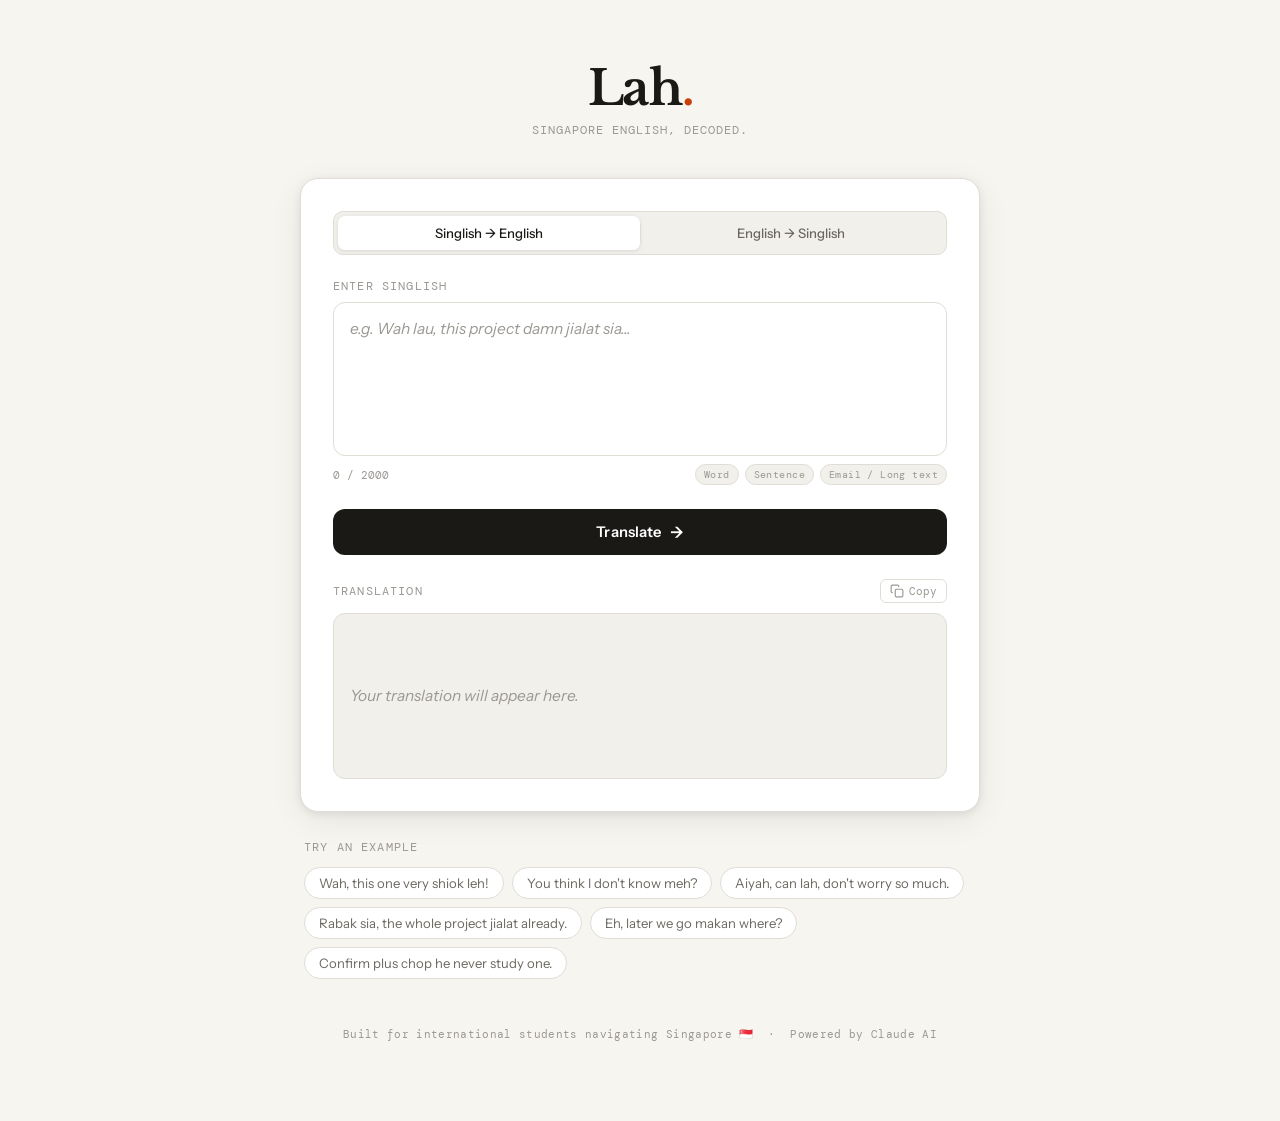
<file: index.html>
<!DOCTYPE html>
<html lang="en">
<head>
  <meta charset="UTF-8" />
  <meta name="viewport" content="width=device-width, initial-scale=1.0" />
  <title>Lah. — Singlish Translator</title>
  <link rel="preconnect" href="https://fonts.googleapis.com" />
  <link href="https://fonts.googleapis.com/css2?family=Libre+Baskerville:ital,wght@0,400;0,700;1,400&family=DM+Mono:wght@400;500&family=Instrument+Sans:wght@400;500;600&display=swap" rel="stylesheet" />
  <link rel="stylesheet" href="style.css" />
<!-- Start VWO Async SmartCode -->

<link rel="preconnect" href="https://dev.visualwebsiteoptimizer.com" />
<script type='text/javascript' id='vwoCode'>
window._vwo_code ||
(function () {
var w=window,
d=document;
var account_id=1217162,
version=2.2,
settings_tolerance=2000,
hide_element='body',
hide_element_style = 'opacity:0 !important;filter:alpha(opacity=0) !important;background:none !important';
/* DO NOT EDIT BELOW THIS LINE */
var f=0, v;
if(f=!1,v=d.querySelector('#vwoCode'),cc={},-1<d.URL.indexOf('__vwo_disable__')||w._vwo_code)return;try{var e=JSON.parse(localStorage.getItem('_vwo_'+account_id+'_config'));cc=e&&'object'==typeof e?e:{}}catch(e){}function r(t){try{return decodeURIComponent(t)}catch(e){return t}}var s=function(){var e={combination:[],combinationChoose:[],split:[],exclude:[],uuid:null,consent:null,optOut:null},t=d.cookie||'';if(!t)return e;for(var n,i,o=/(?:^|;\s*)(?:(_vis_opt_exp_(\d+)_combi=([^;]*))|(_vis_opt_exp_(\d+)_combi_choose=([^;]*))|(_vis_opt_exp_(\d+)_split=([^:;]*))|(_vis_opt_exp_(\d+)_exclude=[^;]*)|(_vis_opt_out=([^;]*))|(_vwo_global_opt_out=[^;]*)|(_vwo_uuid=([^;]*))|(_vwo_consent=([^;]*)))/g;null!==(n=o.exec(t));)try{n[1]?e.combination.push({id:n[2],value:r(n[3])}):n[4]?e.combinationChoose.push({id:n[5],value:r(n[6])}):n[7]?e.split.push({id:n[8],value:r(n[9])}):n[10]?e.exclude.push({id:n[11]}):n[12]?e.optOut=r(n[13]):n[14]?e.optOut=!0:n[15]?e.uuid=r(n[16]):n[17]&&(i=r(n[18]),e.consent=i&&3<=i.length?i.substring(0,3):null)}catch(e){}return e}();function i(){var e=function(){if(w.VWO&&Array.isArray(w.VWO))for(var e=0;e<w.VWO.length;e++){var t=w.VWO[e];if(Array.isArray(t)&&('setVisitorId'===t[0]||'setSessionId'===t[0]))return!0}return!1}(),t='a='+account_id+'&u='+encodeURIComponent(w._vis_opt_url||d.URL)+'&vn='+version+'&ph=1'+('undefined'!=typeof platform?'&p='+platform:'')+'&st='+w.performance.now();e||((n=function(){var e,t=[],n={},i=w.VWO&&w.VWO.appliedCampaigns||{};for(e in i){var o=i[e]&&i[e].v;o&&(t.push(e+'-'+o+'-1'),n[e]=!0)}if(s&&s.combination)for(var r=0;r<s.combination.length;r++){var a=s.combination[r];n[a.id]||t.push(a.id+'-'+a.value)}return t.join('|')}())&&(t+='&c='+n),(n=function(){var e=[],t={};if(s&&s.combinationChoose)for(var n=0;n<s.combinationChoose.length;n++){var i=s.combinationChoose[n];e.push(i.id+'-'+i.value),t[i.id]=!0}if(s&&s.split)for(var o=0;o<s.split.length;o++)t[(i=s.split[o]).id]||e.push(i.id+'-'+i.value);return e.join('|')}())&&(t+='&cc='+n),(n=function(){var e={},t=[];if(w.VWO&&Array.isArray(w.VWO))for(var n=0;n<w.VWO.length;n++){var i=w.VWO[n];if(Array.isArray(i)&&'setVariation'===i[0]&&i[1]&&Array.isArray(i[1]))for(var o=0;o<i[1].length;o++){var r,a=i[1][o];a&&'object'==typeof a&&(r=a.e,a=a.v,r&&a&&(e[r]=a))}}for(r in e)t.push(r+'-'+e[r]);return t.join('|')}())&&(t+='&sv='+n)),s&&s.optOut&&(t+='&o='+s.optOut);var n=function(){var e=[],t={};if(s&&s.exclude)for(var n=0;n<s.exclude.length;n++){var i=s.exclude[n];t[i.id]||(e.push(i.id),t[i.id]=!0)}return e.join('|')}();return n&&(t+='&e='+n),s&&s.uuid&&(t+='&id='+s.uuid),s&&s.consent&&(t+='&consent='+s.consent),w.name&&-1<w.name.indexOf('_vis_preview')&&(t+='&pM=true'),w.VWO&&w.VWO.ed&&(t+='&ed='+w.VWO.ed),t}code={nonce:v&&v.nonce,library_tolerance:function(){return'undefined'!=typeof library_tolerance?library_tolerance:void 0},settings_tolerance:function(){return cc.sT||settings_tolerance},hide_element_style:function(){return'{'+(cc.hES||hide_element_style)+'}'},hide_element:function(){return performance.getEntriesByName('first-contentful-paint')[0]?'':'string'==typeof cc.hE?cc.hE:hide_element},getVersion:function(){return version},finish:function(e){var t;f||(f=!0,(t=d.getElementById('_vis_opt_path_hides'))&&t.parentNode.removeChild(t),e&&((new Image).src='https://dev.visualwebsiteoptimizer.com/ee.gif?a='+account_id+e))},finished:function(){return f},addScript:function(e){var t=d.createElement('script');t.type='text/javascript',e.src?t.src=e.src:t.text=e.text,v&&t.setAttribute('nonce',v.nonce),d.getElementsByTagName('head')[0].appendChild(t)},load:function(e,t){t=t||{};var n=new XMLHttpRequest;n.open('GET',e,!0),n.withCredentials=!t.dSC,n.responseType=t.responseType||'text',n.onload=function(){if(t.onloadCb)return t.onloadCb(n,e);200===n.status?_vwo_code.addScript({text:n.responseText}):_vwo_code.finish('&e=loading_failure:'+e)},n.onerror=function(){if(t.onerrorCb)return t.onerrorCb(e);_vwo_code.finish('&e=loading_failure:'+e)},n.send()},init:function(){var e,t=this.settings_tolerance();w._vwo_settings_timer=setTimeout(function(){_vwo_code.finish()},t),'body'!==this.hide_element()?(n=d.createElement('style'),e=(t=this.hide_element())?t+this.hide_element_style():'',t=d.getElementsByTagName('head')[0],n.setAttribute('id','_vis_opt_path_hides'),v&&n.setAttribute('nonce',v.nonce),n.setAttribute('type','text/css'),n.styleSheet?n.styleSheet.cssText=e:n.appendChild(d.createTextNode(e)),t.appendChild(n)):(n=d.getElementsByTagName('head')[0],(e=d.createElement('div')).style.cssText='z-index: 2147483647 !important;position: fixed !important;left: 0 !important;top: 0 !important;width: 100% !important;height: 100% !important;background: white !important;',e.setAttribute('id','_vis_opt_path_hides'),e.classList.add('_vis_hide_layer'),n.parentNode.insertBefore(e,n.nextSibling));var n='https://dev.visualwebsiteoptimizer.com/j.php?'+i();-1!==w.location.search.indexOf('_vwo_xhr')?this.addScript({src:n}):this.load(n+'&x=true',{l:1})}};w._vwo_code=code;code.init();})();
</script>
<!-- End VWO Async SmartCode -->
  
</head>
<body>
  <header class="site-header">
    <div class="logo">Lah<span class="dot">.</span></div>
    <p class="tagline">Singapore English, decoded.</p>
  </header>
  <main>
    <section class="translator-card">
      <div class="direction-toggle">
        <button class="dir-btn active" id="btn-to-english">Singlish → English</button>
        <div class="toggle-divider"></div>
        <button class="dir-btn" id="btn-to-singlish">English → Singlish</button>
      </div>
      <div class="input-section">
        <label class="field-label" id="input-label">Enter Singlish</label>
        <textarea id="user-input" placeholder="e.g. Wah lau, this project damn jialat sia..." rows="5"></textarea>
        <div class="input-meta">
          <span class="char-count" id="char-count">0 / 2000</span>
          <div class="input-type-pills">
            <span class="pill active">Word</span>
            <span class="pill active">Sentence</span>
            <span class="pill active">Email / Long text</span>
          </div>
        </div>
      </div>
      <button class="translate-btn" id="translate-btn">
        <span class="btn-text">Translate</span>
        <span class="btn-icon">→</span>
      </button>
      <div class="output-section" id="output-section">
        <div class="output-header">
          <label class="field-label" id="output-label">Translation</label>
          <button class="copy-btn" id="copy-btn" title="Copy">
            <svg width="14" height="14" viewBox="0 0 24 24" fill="none" stroke="currentColor" stroke-width="2"><rect x="9" y="9" width="13" height="13" rx="2"/><path d="M5 15H4a2 2 0 0 1-2-2V4a2 2 0 0 1 2-2h9a2 2 0 0 1 2 2v1"/></svg>
            Copy
          </button>
        </div>
        <div class="output-box" id="output-box">
          <p class="output-placeholder">Your translation will appear here.</p>
        </div>
        <div class="glossary-strip" id="glossary-strip" style="display:none">
          <span class="glossary-label">Key terms</span>
          <div class="glossary-tags" id="glossary-tags"></div>
        </div>
      </div>
    </section>
    <section class="examples-section">
      <p class="examples-heading">Try an example</p>
      <div class="examples-grid" id="examples-grid"></div>
    </section>
  </main>
  <footer class="site-footer">
    <p>Built for international students navigating Singapore 🇸🇬 &nbsp;·&nbsp; Powered by Claude AI</p>
  </footer>
  <script src="app.js"></script>

<!-- Exit Intent Popup -->
<div id="exit-popup" style="display:none; position:fixed; inset:0; background:rgba(0,0,0,0.5); z-index:9999; align-items:center; justify-content:center;">
  <div style="background:white; border-radius:16px; padding:32px; max-width:420px; width:90%; text-align:center; font-family:'Instrument Sans',sans-serif;">
    <p style="font-size:1.4rem; font-weight:700; margin-bottom:8px;">Before you go! 👋</p>
    <p style="font-size:0.9rem; color:#6B6760; margin-bottom:24px; line-height:1.6;">Got 60 seconds? Help us improve Lah. with a quick survey.</p>
    <a href="https://forms.gle/RcMqHH9bPguaqEh1A" target="_blank" style="display:block; background:#1A1916; color:white; padding:12px; border-radius:10px; text-decoration:none; font-weight:600; margin-bottom:12px;">Take the survey →</a>
    <button onclick="document.getElementById('exit-popup').style.display='none'" style="background:none; border:none; color:#9B9893; font-size:0.85rem; cursor:pointer;">No thanks</button>
  </div>
</div>

<script>
  let exitShown = false;
  document.addEventListener('mouseleave', function(e) {
    if (e.clientY < 10 && !exitShown) {
      exitShown = true;
      document.getElementById('exit-popup').style.display = 'flex';
    }
  });
</script>
  
</body>
</html>
</file>
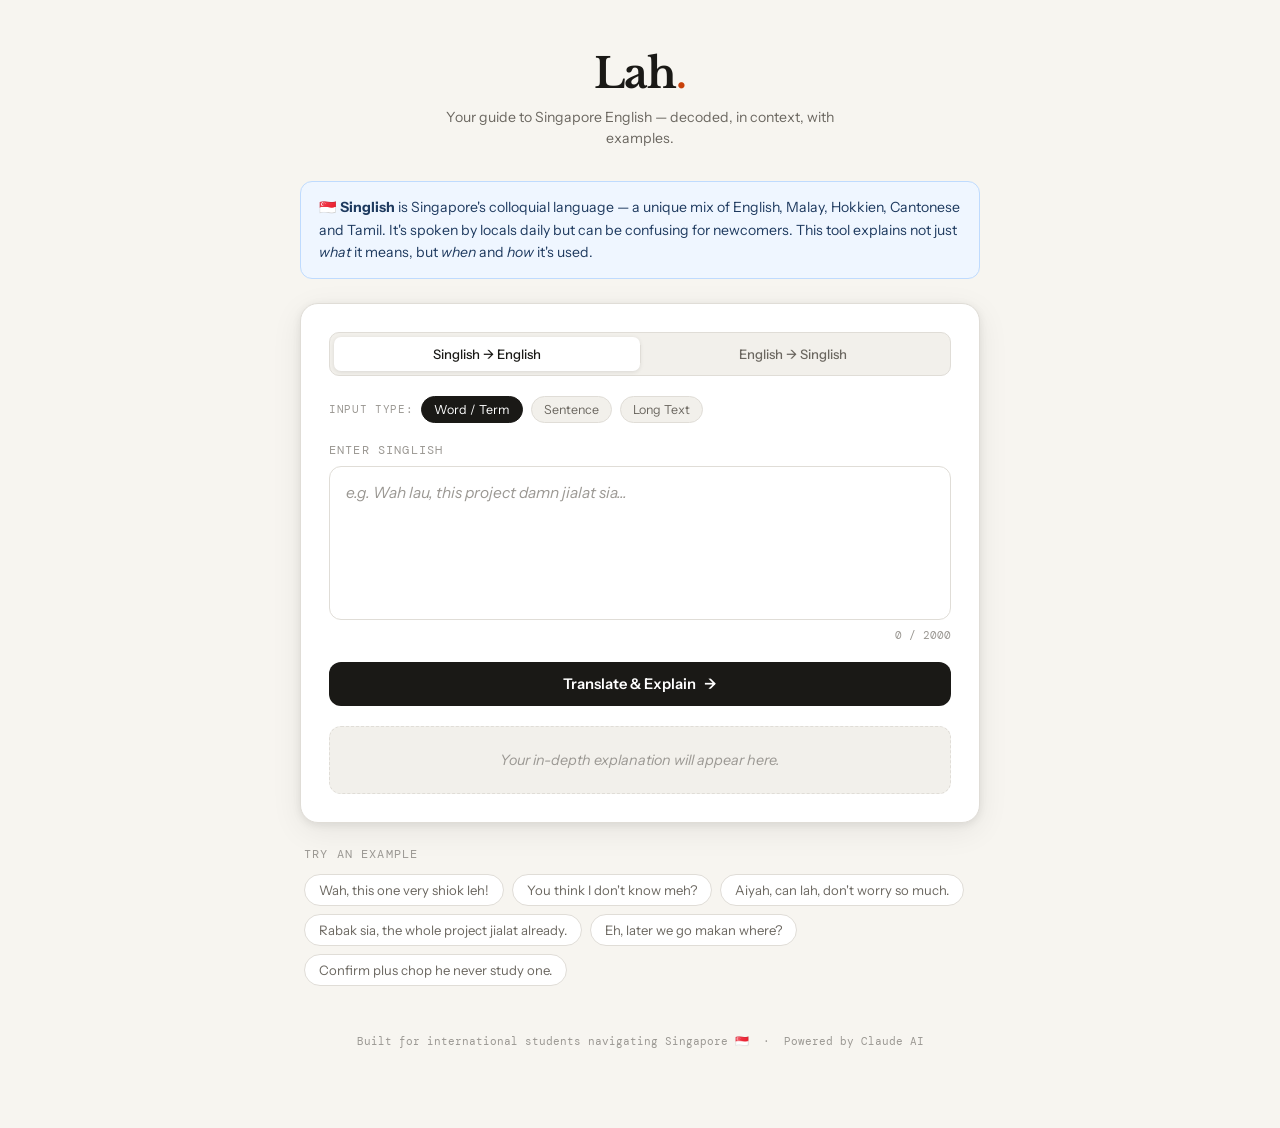
<file: index-b.html>
<!DOCTYPE html>
<html lang="en">
<head>
  <meta charset="UTF-8" />
  <meta name="viewport" content="width=device-width, initial-scale=1.0" />
  <title>Lah. — Singlish Translator</title>
  <link rel="preconnect" href="https://fonts.googleapis.com" />
  <link href="https://fonts.googleapis.com/css2?family=Libre+Baskerville:ital,wght@0,400;0,700;1,400&family=DM+Mono:wght@400;500&family=Instrument+Sans:wght@400;500;600&display=swap" rel="stylesheet" />
  <link rel="stylesheet" href="style-b.css" />

<!-- Start VWO Async SmartCode -->
<link rel="preconnect" href="https://dev.visualwebsiteoptimizer.com" />
<script type='text/javascript' id='vwoCode'>
window._vwo_code ||
(function () {
var w=window,
d=document;
var account_id=1217162,
version=2.2,
settings_tolerance=2000,
hide_element='body',
hide_element_style = 'opacity:0 !important;filter:alpha(opacity=0) !important;background:none !important';
/* DO NOT EDIT BELOW THIS LINE */
var f=0, v;
if(f=!1,v=d.querySelector('#vwoCode'),cc={},-1<d.URL.indexOf('__vwo_disable__')||w._vwo_code)return;try{var e=JSON.parse(localStorage.getItem('_vwo_'+account_id+'_config'));cc=e&&'object'==typeof e?e:{}}catch(e){}function r(t){try{return decodeURIComponent(t)}catch(e){return t}}var s=function(){var e={combination:[],combinationChoose:[],split:[],exclude:[],uuid:null,consent:null,optOut:null},t=d.cookie||'';if(!t)return e;for(var n,i,o=/(?:^|;\s*)(?:(_vis_opt_exp_(\d+)_combi=([^;]*))|(_vis_opt_exp_(\d+)_combi_choose=([^;]*))|(_vis_opt_exp_(\d+)_split=([^:;]*))|(_vis_opt_exp_(\d+)_exclude=[^;]*)|(_vis_opt_out=([^;]*))|(_vwo_global_opt_out=[^;]*)|(_vwo_uuid=([^;]*))|(_vwo_consent=([^;]*)))/g;null!==(n=o.exec(t));)try{n[1]?e.combination.push({id:n[2],value:r(n[3])}):n[4]?e.combinationChoose.push({id:n[5],value:r(n[6])}):n[7]?e.split.push({id:n[8],value:r(n[9])}):n[10]?e.exclude.push({id:n[11]}):n[12]?e.optOut=r(n[13]):n[14]?e.optOut=!0:n[15]?e.uuid=r(n[16]):n[17]&&(i=r(n[18]),e.consent=i&&3<=i.length?i.substring(0,3):null)}catch(e){}return e}();function i(){var e=function(){if(w.VWO&&Array.isArray(w.VWO))for(var e=0;e<w.VWO.length;e++){var t=w.VWO[e];if(Array.isArray(t)&&('setVisitorId'===t[0]||'setSessionId'===t[0]))return!0}return!1}(),t='a='+account_id+'&u='+encodeURIComponent(w._vis_opt_url||d.URL)+'&vn='+version+'&ph=1'+('undefined'!=typeof platform?'&p='+platform:'')+'&st='+w.performance.now();e||((n=function(){var e,t=[],n={},i=w.VWO&&w.VWO.appliedCampaigns||{};for(e in i){var o=i[e]&&i[e].v;o&&(t.push(e+'-'+o+'-1'),n[e]=!0)}if(s&&s.combination)for(var r=0;r<s.combination.length;r++){var a=s.combination[r];n[a.id]||t.push(a.id+'-'+a.value)}return t.join('|')}())&&(t+='&c='+n),(n=function(){var e=[],t={};if(s&&s.combinationChoose)for(var n=0;n<s.combinationChoose.length;n++){var i=s.combinationChoose[n];e.push(i.id+'-'+i.value),t[i.id]=!0}if(s&&s.split)for(var o=0;o<s.split.length;o++)t[(i=s.split[o]).id]||e.push(i.id+'-'+i.value);return e.join('|')}())&&(t+='&cc='+n),(n=function(){var e={},t=[];if(w.VWO&&Array.isArray(w.VWO))for(var n=0;n<w.VWO.length;n++){var i=w.VWO[n];if(Array.isArray(i)&&'setVariation'===i[0]&&i[1]&&Array.isArray(i[1]))for(var o=0;o<i[1].length;o++){var r,a=i[1][o];a&&'object'==typeof a&&(r=a.e,a=a.v,r&&a&&(e[r]=a))}}for(r in e)t.push(r+'-'+e[r]);return t.join('|')}())&&(t+='&sv='+n)),s&&s.optOut&&(t+='&o='+s.optOut);var n=function(){var e=[],t={};if(s&&s.exclude)for(var n=0;n<s.exclude.length;n++){var i=s.exclude[n];t[i.id]||(e.push(i.id),t[i.id]=!0)}return e.join('|')}();return n&&(t+='&e='+n),s&&s.uuid&&(t+='&id='+s.uuid),s&&s.consent&&(t+='&consent='+s.consent),w.name&&-1<w.name.indexOf('_vis_preview')&&(t+='&pM=true'),w.VWO&&w.VWO.ed&&(t+='&ed='+w.VWO.ed),t}code={nonce:v&&v.nonce,library_tolerance:function(){return'undefined'!=typeof library_tolerance?library_tolerance:void 0},settings_tolerance:function(){return cc.sT||settings_tolerance},hide_element_style:function(){return'{'+(cc.hES||hide_element_style)+'}'},hide_element:function(){return performance.getEntriesByName('first-contentful-paint')[0]?'':'string'==typeof cc.hE?cc.hE:hide_element},getVersion:function(){return version},finish:function(e){var t;f||(f=!0,(t=d.getElementById('_vis_opt_path_hides'))&&t.parentNode.removeChild(t),e&&((new Image).src='https://dev.visualwebsiteoptimizer.com/ee.gif?a='+account_id+e))},finished:function(){return f},addScript:function(e){var t=d.createElement('script');t.type='text/javascript',e.src?t.src=e.src:t.text=e.text,v&&t.setAttribute('nonce',v.nonce),d.getElementsByTagName('head')[0].appendChild(t)},load:function(e,t){t=t||{};var n=new XMLHttpRequest;n.open('GET',e,!0),n.withCredentials=!t.dSC,n.responseType=t.responseType||'text',n.onload=function(){if(t.onloadCb)return t.onloadCb(n,e);200===n.status?_vwo_code.addScript({text:n.responseText}):_vwo_code.finish('&e=loading_failure:'+e)},n.onerror=function(){if(t.onerrorCb)return t.onerrorCb(e);_vwo_code.finish('&e=loading_failure:'+e)},n.send()},init:function(){var e,t=this.settings_tolerance();w._vwo_settings_timer=setTimeout(function(){_vwo_code.finish()},t),'body'!==this.hide_element()?(n=d.createElement('style'),e=(t=this.hide_element())?t+this.hide_element_style():'',t=d.getElementsByTagName('head')[0],n.setAttribute('id','_vis_opt_path_hides'),v&&n.setAttribute('nonce',v.nonce),n.setAttribute('type','text/css'),n.styleSheet?n.styleSheet.cssText=e:n.appendChild(d.createTextNode(e)),t.appendChild(n)):(n=d.getElementsByTagName('head')[0],(e=d.createElement('div')).style.cssText='z-index: 2147483647 !important;position: fixed !important;left: 0 !important;top: 0 !important;width: 100% !important;height: 100% !important;background: white !important;',e.setAttribute('id','_vis_opt_path_hides'),e.classList.add('_vis_hide_layer'),n.parentNode.insertBefore(e,n.nextSibling));var n='https://dev.visualwebsiteoptimizer.com/j.php?'+i();-1!==w.location.search.indexOf('_vwo_xhr')?this.addScript({src:n}):this.load(n+'&x=true',{l:1})}};w._vwo_code=code;code.init();})();
</script>
<!-- End VWO Async SmartCode -->
  
</head>
<body>

  <header class="site-header">
    <div class="logo">Lah<span class="dot">.</span></div>
    <p class="tagline">Your guide to Singapore English — decoded, in context, with examples.</p>
  </header>

  <div class="intro-banner">
    <p>🇸🇬 <strong>Singlish</strong> is Singapore's colloquial language — a unique mix of English, Malay, Hokkien, Cantonese and Tamil. It's spoken by locals daily but can be confusing for newcomers. This tool explains not just <em>what</em> it means, but <em>when</em> and <em>how</em> it's used.</p>
  </div>

  <main>
    <section class="translator-card">

      <div class="direction-toggle">
        <button class="dir-btn active" id="btn-to-english">Singlish → English</button>
        <div class="toggle-divider"></div>
        <button class="dir-btn" id="btn-to-singlish">English → Singlish</button>
      </div>

      <div class="mode-toggle">
        <span class="mode-label">Input type:</span>
        <button class="mode-btn active" id="mode-word" data-mode="word">Word / Term</button>
        <button class="mode-btn" id="mode-sentence" data-mode="sentence">Sentence</button>
        <button class="mode-btn" id="mode-long" data-mode="long">Long Text</button>
      </div>

      <div class="input-section">
        <label class="field-label" id="input-label">Enter Singlish</label>
        <textarea id="user-input" placeholder="e.g. Wah lau, this project damn jialat sia..." rows="5"></textarea>
        <div class="input-meta">
          <span class="char-count" id="char-count">0 / 2000</span>
        </div>
      </div>

      <button class="translate-btn" id="translate-btn">
        <span class="btn-text">Translate & Explain</span>
        <span class="btn-icon">→</span>
      </button>

      <!-- Rich Output -->
      <div class="rich-output" id="rich-output" style="display:none">

        <div class="output-header">
          <label class="field-label" id="output-label">Translation</label>
          <button class="copy-btn" id="copy-btn" title="Copy translation">
            <svg width="14" height="14" viewBox="0 0 24 24" fill="none" stroke="currentColor" stroke-width="2"><rect x="9" y="9" width="13" height="13" rx="2"/><path d="M5 15H4a2 2 0 0 1-2-2V4a2 2 0 0 1 2-2h9a2 2 0 0 1 2 2v1"/></svg>
            Copy
          </button>
        </div>

        <div class="translation-box" id="translation-box"></div>

        <div class="rich-sections">

          <div class="rich-section" id="section-meaning">
            <div class="rich-section-header">
              <span class="rich-icon">💡</span>
              <span class="rich-section-title">What it means</span>
            </div>
            <div class="rich-section-body" id="body-meaning"></div>
          </div>

          <div class="rich-section" id="section-context">
            <div class="rich-section-header">
              <span class="rich-icon">🗺️</span>
              <span class="rich-section-title">When it's used</span>
            </div>
            <div class="rich-section-body" id="body-context"></div>
          </div>

          <div class="rich-section" id="section-examples">
            <div class="rich-section-header">
              <span class="rich-icon">💬</span>
              <span class="rich-section-title">Examples in a sentence</span>
            </div>
            <ul class="rich-list" id="body-examples"></ul>
          </div>

          <div class="rich-section" id="section-responses">
            <div class="rich-section-header">
              <span class="rich-icon">↩️</span>
              <span class="rich-section-title">How to respond</span>
            </div>
            <ul class="rich-list" id="body-responses"></ul>
          </div>

          <div class="rich-section glossary-section" id="section-glossary">
            <div class="rich-section-header">
              <span class="rich-icon">📖</span>
              <span class="rich-section-title">Key Singlish terms</span>
            </div>
            <div class="glossary-tags" id="glossary-tags"></div>
          </div>

        </div>
      </div>

      <div class="output-placeholder-box" id="placeholder-box">
        <p>Your in-depth explanation will appear here.</p>
      </div>

    </section>

    <section class="examples-section">
      <p class="examples-heading">Try an example</p>
      <div class="examples-grid" id="examples-grid"></div>
    </section>
  </main>

  <footer class="site-footer">
    <p>Built for international students navigating Singapore 🇸🇬 &nbsp;·&nbsp; Powered by Claude AI</p>
  </footer>

  <script src="app-b.js"></script>
<!-- Exit Intent Popup -->
<div id="exit-popup" style="display:none; position:fixed; inset:0; background:rgba(0,0,0,0.5); z-index:9999; align-items:center; justify-content:center;">
  <div style="background:white; border-radius:16px; padding:32px; max-width:420px; width:90%; text-align:center; font-family:'Instrument Sans',sans-serif;">
    <p style="font-size:1.4rem; font-weight:700; margin-bottom:8px;">Before you go! 👋</p>
    <p style="font-size:0.9rem; color:#6B6760; margin-bottom:24px; line-height:1.6;">Got 60 seconds? Help us improve Lah. with a quick survey.</p>
    <a href="https://docs.google.com/forms/d/e/1FAIpQLSdyYpuucajXQpRmYDMpjE9mvtpwyLcm9LuK20xIwFGNUQ_CBA/viewform?usp=header" target="_blank" style="display:block; background:#1A1916; color:white; padding:12px; border-radius:10px; text-decoration:none; font-weight:600; margin-bottom:12px;">Take the survey →</a>
    <button onclick="document.getElementById('exit-popup').style.display='none'" style="background:none; border:none; color:#9B9893; font-size:0.85rem; cursor:pointer;">No thanks</button>
  </div>
</div>

<script>
  let exitShown = false;
  document.addEventListener('mouseleave', function(e) {
    if (e.clientY < 10 && !exitShown) {
      exitShown = true;
      document.getElementById('exit-popup').style.display = 'flex';
    }
  });
</script>
  
</body>
</html>
</file>
<file: style.css>
/* ===== RESET & BASE ===== */
*, *::before, *::after { box-sizing: border-box; margin: 0; padding: 0; }

:root {
  --bg: #F7F5F0;
  --surface: #FFFFFF;
  --surface-2: #F2F0EB;
  --border: #E0DDD7;
  --border-dark: #C8C4BC;
  --text-primary: #1A1916;
  --text-secondary: #6B6760;
  --text-muted: #9B9893;
  --accent: #C8410A;
  --accent-hover: #A83509;
  --accent-light: #FDF0EB;
  --green: #2D6A4F;
  --green-light: #EAF4EE;
  --font-serif: 'Libre Baskerville', Georgia, serif;
  --font-mono: 'DM Mono', monospace;
  --font-sans: 'Instrument Sans', sans-serif;
  --radius: 12px;
  --shadow: 0 1px 3px rgba(0,0,0,0.06), 0 4px 16px rgba(0,0,0,0.05);
  --shadow-md: 0 2px 8px rgba(0,0,0,0.08), 0 8px 32px rgba(0,0,0,0.07);
}

html { font-size: 16px; }

body {
  background: var(--bg);
  color: var(--text-primary);
  font-family: var(--font-sans);
  min-height: 100vh;
  display: flex;
  flex-direction: column;
  align-items: center;
  padding: 0 16px 80px;
}

/* ===== HEADER ===== */
.site-header {
  text-align: center;
  padding: 64px 0 40px;
}

.logo {
  font-family: var(--font-serif);
  font-size: 3rem;
  font-weight: 700;
  letter-spacing: -0.03em;
  color: var(--text-primary);
  line-height: 1;
  margin-bottom: 10px;
}

.dot {
  color: var(--accent);
}

.tagline {
  font-family: var(--font-mono);
  font-size: 0.78rem;
  color: var(--text-muted);
  letter-spacing: 0.08em;
  text-transform: uppercase;
}

/* ===== MAIN CARD ===== */
main {
  width: 100%;
  max-width: 680px;
}

.translator-card {
  background: var(--surface);
  border: 1px solid var(--border);
  border-radius: 18px;
  padding: 32px;
  box-shadow: var(--shadow-md);
  display: flex;
  flex-direction: column;
  gap: 24px;
}

/* ===== DIRECTION TOGGLE ===== */
.direction-toggle {
  display: flex;
  align-items: center;
  background: var(--surface-2);
  border: 1px solid var(--border);
  border-radius: 10px;
  padding: 4px;
  gap: 0;
}

.dir-btn {
  flex: 1;
  background: none;
  border: none;
  cursor: pointer;
  padding: 9px 12px;
  border-radius: 7px;
  font-family: var(--font-sans);
  font-size: 0.82rem;
  font-weight: 500;
  color: var(--text-secondary);
  transition: all 0.18s ease;
  white-space: nowrap;
}

.dir-btn.active {
  background: var(--surface);
  color: var(--text-primary);
  box-shadow: 0 1px 4px rgba(0,0,0,0.1);
}

.dir-btn:hover:not(.active) {
  color: var(--text-primary);
}

.toggle-divider {
  width: 1px;
  height: 18px;
  background: var(--border);
  flex-shrink: 0;
}

/* ===== INPUT ===== */
.input-section {
  display: flex;
  flex-direction: column;
  gap: 8px;
}

.field-label {
  font-family: var(--font-mono);
  font-size: 0.72rem;
  letter-spacing: 0.1em;
  text-transform: uppercase;
  color: var(--text-muted);
}

textarea {
  width: 100%;
  border: 1.5px solid var(--border);
  border-radius: var(--radius);
  padding: 14px 16px;
  font-family: var(--font-sans);
  font-size: 0.97rem;
  color: var(--text-primary);
  background: var(--surface);
  resize: none;
  outline: none;
  line-height: 1.6;
  min-height: 120px;
  transition: border-color 0.15s ease, box-shadow 0.15s ease;
}

textarea:focus {
  border-color: var(--accent);
  box-shadow: 0 0 0 3px rgba(200, 65, 10, 0.08);
}

textarea::placeholder {
  color: var(--text-muted);
  font-style: italic;
}

.input-meta {
  display: flex;
  align-items: center;
  justify-content: space-between;
  flex-wrap: wrap;
  gap: 8px;
}

.char-count {
  font-family: var(--font-mono);
  font-size: 0.7rem;
  color: var(--text-muted);
}

.input-type-pills {
  display: flex;
  gap: 6px;
  flex-wrap: wrap;
}

.pill {
  font-family: var(--font-mono);
  font-size: 0.65rem;
  letter-spacing: 0.04em;
  padding: 3px 8px;
  border-radius: 100px;
  background: var(--surface-2);
  color: var(--text-muted);
  border: 1px solid var(--border);
}

/* ===== TRANSLATE BUTTON ===== */
.translate-btn {
  display: flex;
  align-items: center;
  justify-content: center;
  gap: 8px;
  background: var(--text-primary);
  color: white;
  border: none;
  border-radius: var(--radius);
  padding: 13px 24px;
  font-family: var(--font-sans);
  font-size: 0.92rem;
  font-weight: 600;
  cursor: pointer;
  transition: background 0.15s ease, transform 0.1s ease;
  letter-spacing: 0.01em;
}

.translate-btn:hover {
  background: #2d2b27;
}

.translate-btn:active {
  transform: scale(0.98);
}

.translate-btn.loading {
  background: var(--text-secondary);
  pointer-events: none;
}

.translate-btn.loading .btn-text::after {
  content: '';
  animation: dots 1.2s steps(3, end) infinite;
}

@keyframes dots {
  0%   { content: '.'; }
  33%  { content: '..'; }
  66%  { content: '...'; }
  100% { content: ''; }
}

.btn-icon {
  font-size: 1rem;
  transition: transform 0.15s ease;
}

.translate-btn:hover .btn-icon {
  transform: translateX(3px);
}

/* ===== OUTPUT ===== */
.output-section {
  display: flex;
  flex-direction: column;
  gap: 10px;
  animation: fadeIn 0.3s ease;
}

.output-header {
  display: flex;
  align-items: center;
  justify-content: space-between;
}

.copy-btn {
  display: flex;
  align-items: center;
  gap: 5px;
  font-family: var(--font-mono);
  font-size: 0.7rem;
  color: var(--text-muted);
  background: none;
  border: 1px solid var(--border);
  border-radius: 6px;
  padding: 4px 9px;
  cursor: pointer;
  transition: all 0.15s ease;
}

.copy-btn:hover {
  color: var(--text-primary);
  border-color: var(--border-dark);
}

.copy-btn.copied {
  color: var(--green);
  border-color: var(--green);
}

.output-box {
  background: var(--surface-2);
  border: 1.5px solid var(--border);
  border-radius: var(--radius);
  padding: 16px;
  font-size: 0.97rem;
  line-height: 1.7;
  color: var(--text-primary);
  min-height: 80px;
  white-space: pre-wrap;
  word-break: break-word;
}

.output-placeholder {
  color: var(--text-muted);
  font-style: italic;
}

/* ===== GLOSSARY STRIP ===== */
.glossary-strip {
  background: var(--accent-light);
  border: 1px solid #F0C5B0;
  border-radius: 10px;
  padding: 12px 14px;
  display: flex;
  align-items: flex-start;
  gap: 10px;
  flex-wrap: wrap;
}

.glossary-label {
  font-family: var(--font-mono);
  font-size: 0.68rem;
  letter-spacing: 0.08em;
  text-transform: uppercase;
  color: var(--accent);
  white-space: nowrap;
  padding-top: 2px;
  flex-shrink: 0;
}

.glossary-tags {
  display: flex;
  flex-wrap: wrap;
  gap: 6px;
}

.glossary-tag {
  background: white;
  border: 1px solid #F0C5B0;
  border-radius: 6px;
  padding: 3px 9px;
  font-size: 0.8rem;
  color: var(--text-primary);
}

.glossary-tag strong {
  color: var(--accent);
  font-weight: 600;
}

/* ===== EXAMPLES ===== */
.examples-section {
  margin-top: 28px;
  padding: 0 4px;
}

.examples-heading {
  font-family: var(--font-mono);
  font-size: 0.72rem;
  letter-spacing: 0.1em;
  text-transform: uppercase;
  color: var(--text-muted);
  margin-bottom: 12px;
}

.examples-grid {
  display: flex;
  flex-wrap: wrap;
  gap: 8px;
}

.example-pill {
  background: var(--surface);
  border: 1px solid var(--border);
  border-radius: 100px;
  padding: 7px 14px;
  font-family: var(--font-sans);
  font-size: 0.82rem;
  color: var(--text-secondary);
  cursor: pointer;
  transition: all 0.15s ease;
}

.example-pill:hover {
  border-color: var(--accent);
  color: var(--accent);
  background: var(--accent-light);
}

/* ===== FOOTER ===== */
.site-footer {
  margin-top: 48px;
  text-align: center;
  font-family: var(--font-mono);
  font-size: 0.7rem;
  color: var(--text-muted);
  letter-spacing: 0.03em;
}

/* ===== MODAL ===== */
.modal-overlay {
  position: fixed;
  inset: 0;
  background: rgba(26,25,22,0.55);
  backdrop-filter: blur(4px);
  display: flex;
  align-items: center;
  justify-content: center;
  z-index: 100;
  padding: 16px;
}

.modal-overlay.hidden { display: none; }

.modal {
  background: var(--surface);
  border-radius: 18px;
  padding: 36px 32px;
  max-width: 420px;
  width: 100%;
  box-shadow: var(--shadow-md);
  text-align: center;
  display: flex;
  flex-direction: column;
  gap: 14px;
}

.modal-icon { font-size: 2rem; }

.modal-title {
  font-family: var(--font-serif);
  font-size: 1.4rem;
  font-weight: 700;
  color: var(--text-primary);
}

.modal-desc {
  font-size: 0.88rem;
  color: var(--text-secondary);
  line-height: 1.6;
}

.api-key-field {
  width: 100%;
  border: 1.5px solid var(--border);
  border-radius: var(--radius);
  padding: 11px 14px;
  font-family: var(--font-mono);
  font-size: 0.85rem;
  color: var(--text-primary);
  outline: none;
  transition: border-color 0.15s;
}

.api-key-field:focus {
  border-color: var(--accent);
  box-shadow: 0 0 0 3px rgba(200, 65, 10, 0.08);
}

.modal-btn {
  background: var(--text-primary);
  color: white;
  border: none;
  border-radius: var(--radius);
  padding: 12px;
  font-family: var(--font-sans);
  font-size: 0.9rem;
  font-weight: 600;
  cursor: pointer;
  transition: background 0.15s;
}

.modal-btn:hover { background: #2d2b27; }

.modal-hint {
  font-size: 0.78rem;
  color: var(--text-muted);
}

.modal-hint a {
  color: var(--accent);
  text-decoration: none;
}

/* ===== UTILS ===== */
@keyframes fadeIn {
  from { opacity: 0; transform: translateY(6px); }
  to   { opacity: 1; transform: translateY(0); }
}

@media (max-width: 480px) {
  .translator-card { padding: 20px 16px; }
  .logo { font-size: 2.2rem; }
  .direction-toggle { flex-direction: column; gap: 4px; }
  .toggle-divider { display: none; }
  .dir-btn { text-align: center; }
}
</file>
<file: style-b.css>
*, *::before, *::after { box-sizing: border-box; margin: 0; padding: 0; }

:root {
  --bg: #F7F5F0;
  --surface: #FFFFFF;
  --surface-2: #F2F0EB;
  --border: #E0DDD7;
  --border-dark: #C8C4BC;
  --text-primary: #1A1916;
  --text-secondary: #6B6760;
  --text-muted: #9B9893;
  --accent: #C8410A;
  --accent-light: #FDF0EB;
  --green: #2D6A4F;
  --green-light: #EAF4EE;
  --blue: #1D4ED8;
  --blue-light: #EFF6FF;
  --yellow-light: #FEFCE8;
  --yellow-border: #FDE68A;
  --purple-light: #F5F3FF;
  --purple-border: #DDD6FE;
  --font-serif: 'Libre Baskerville', Georgia, serif;
  --font-mono: 'DM Mono', monospace;
  --font-sans: 'Instrument Sans', sans-serif;
  --radius: 12px;
  --shadow-md: 0 2px 8px rgba(0,0,0,0.08), 0 8px 32px rgba(0,0,0,0.07);
}

body {
  background: var(--bg);
  color: var(--text-primary);
  font-family: var(--font-sans);
  min-height: 100vh;
  display: flex;
  flex-direction: column;
  align-items: center;
  padding: 0 16px 80px;
}

/* HEADER */
.site-header {
  text-align: center;
  padding: 48px 0 16px;
}

.logo {
  font-family: var(--font-serif);
  font-size: 2.6rem;
  font-weight: 700;
  letter-spacing: -0.03em;
  color: var(--text-primary);
  margin-bottom: 8px;
}

.dot { color: var(--accent); }

.tagline {
  font-size: 0.88rem;
  color: var(--text-secondary);
  max-width: 420px;
  margin: 0 auto;
  line-height: 1.5;
}

/* INTRO BANNER */
.intro-banner {
  width: 100%;
  max-width: 680px;
  background: var(--blue-light);
  border: 1px solid #BFDBFE;
  border-radius: var(--radius);
  padding: 14px 18px;
  margin: 16px 0 24px;
  font-size: 0.88rem;
  color: #1E3A5F;
  line-height: 1.6;
}

/* MAIN */
main { width: 100%; max-width: 680px; }

.translator-card {
  background: var(--surface);
  border: 1px solid var(--border);
  border-radius: 18px;
  padding: 28px;
  box-shadow: var(--shadow-md);
  display: flex;
  flex-direction: column;
  gap: 20px;
}

/* DIRECTION TOGGLE */
.direction-toggle {
  display: flex;
  align-items: center;
  background: var(--surface-2);
  border: 1px solid var(--border);
  border-radius: 10px;
  padding: 4px;
}

.dir-btn {
  flex: 1;
  background: none;
  border: none;
  cursor: pointer;
  padding: 9px 12px;
  border-radius: 7px;
  font-family: var(--font-sans);
  font-size: 0.82rem;
  font-weight: 500;
  color: var(--text-secondary);
  transition: all 0.18s ease;
}

.dir-btn.active {
  background: var(--surface);
  color: var(--text-primary);
  box-shadow: 0 1px 4px rgba(0,0,0,0.1);
}

.toggle-divider {
  width: 1px;
  height: 18px;
  background: var(--border);
  flex-shrink: 0;
}

/* MODE TOGGLE */
.mode-toggle {
  display: flex;
  align-items: center;
  gap: 8px;
  flex-wrap: wrap;
}

.mode-label {
  font-family: var(--font-mono);
  font-size: 0.7rem;
  color: var(--text-muted);
  letter-spacing: 0.06em;
  text-transform: uppercase;
}

.mode-btn {
  background: var(--surface-2);
  border: 1px solid var(--border);
  border-radius: 100px;
  padding: 5px 12px;
  font-family: var(--font-sans);
  font-size: 0.78rem;
  color: var(--text-secondary);
  cursor: pointer;
  transition: all 0.15s;
}

.mode-btn.active {
  background: var(--text-primary);
  color: white;
  border-color: var(--text-primary);
}

/* INPUT */
.input-section { display: flex; flex-direction: column; gap: 8px; }

.field-label {
  font-family: var(--font-mono);
  font-size: 0.72rem;
  letter-spacing: 0.1em;
  text-transform: uppercase;
  color: var(--text-muted);
}

textarea {
  width: 100%;
  border: 1.5px solid var(--border);
  border-radius: var(--radius);
  padding: 14px 16px;
  font-family: var(--font-sans);
  font-size: 0.97rem;
  color: var(--text-primary);
  background: var(--surface);
  resize: none;
  outline: none;
  line-height: 1.6;
  min-height: 120px;
  transition: border-color 0.15s, box-shadow 0.15s;
}

textarea:focus {
  border-color: var(--accent);
  box-shadow: 0 0 0 3px rgba(200,65,10,0.08);
}

textarea::placeholder { color: var(--text-muted); font-style: italic; }

.input-meta { display: flex; justify-content: flex-end; }

.char-count {
  font-family: var(--font-mono);
  font-size: 0.7rem;
  color: var(--text-muted);
}

/* BUTTON */
.translate-btn {
  display: flex;
  align-items: center;
  justify-content: center;
  gap: 8px;
  background: var(--text-primary);
  color: white;
  border: none;
  border-radius: var(--radius);
  padding: 13px 24px;
  font-family: var(--font-sans);
  font-size: 0.92rem;
  font-weight: 600;
  cursor: pointer;
  transition: background 0.15s, transform 0.1s;
}

.translate-btn:hover { background: #2d2b27; }
.translate-btn:active { transform: scale(0.98); }
.translate-btn.loading { background: var(--text-secondary); pointer-events: none; }

/* PLACEHOLDER */
.output-placeholder-box {
  background: var(--surface-2);
  border: 1.5px dashed var(--border);
  border-radius: var(--radius);
  padding: 24px;
  text-align: center;
  color: var(--text-muted);
  font-style: italic;
  font-size: 0.9rem;
}

/* RICH OUTPUT */
.rich-output { display: flex; flex-direction: column; gap: 0; animation: fadeIn 0.3s ease; }

.output-header {
  display: flex;
  align-items: center;
  justify-content: space-between;
  margin-bottom: 8px;
}

.copy-btn {
  display: flex;
  align-items: center;
  gap: 5px;
  font-family: var(--font-mono);
  font-size: 0.7rem;
  color: var(--text-muted);
  background: none;
  border: 1px solid var(--border);
  border-radius: 6px;
  padding: 4px 9px;
  cursor: pointer;
  transition: all 0.15s;
}

.copy-btn:hover { color: var(--text-primary); border-color: var(--border-dark); }
.copy-btn.copied { color: var(--green); border-color: var(--green); }

.translation-box {
  background: var(--surface-2);
  border: 1.5px solid var(--border);
  border-radius: var(--radius);
  padding: 16px;
  font-size: 1rem;
  line-height: 1.7;
  color: var(--text-primary);
  margin-bottom: 16px;
  font-weight: 500;
}

/* RICH SECTIONS */
.rich-sections { display: flex; flex-direction: column; gap: 12px; }

.rich-section {
  border-radius: var(--radius);
  padding: 16px;
  border: 1px solid var(--border);
}

.rich-section:nth-child(1) { background: var(--yellow-light); border-color: var(--yellow-border); }
.rich-section:nth-child(2) { background: var(--blue-light); border-color: #BFDBFE; }
.rich-section:nth-child(3) { background: var(--green-light); border-color: #A7F3D0; }
.rich-section:nth-child(4) { background: var(--purple-light); border-color: var(--purple-border); }
.rich-section:nth-child(5) { background: var(--accent-light); border-color: #F0C5B0; }

.rich-section-header {
  display: flex;
  align-items: center;
  gap: 8px;
  margin-bottom: 10px;
}

.rich-icon { font-size: 1rem; }

.rich-section-title {
  font-family: var(--font-mono);
  font-size: 0.72rem;
  letter-spacing: 0.08em;
  text-transform: uppercase;
  color: var(--text-secondary);
  font-weight: 500;
}

.rich-section-body {
  font-size: 0.92rem;
  line-height: 1.7;
  color: var(--text-primary);
}

.rich-list {
  list-style: none;
  display: flex;
  flex-direction: column;
  gap: 8px;
}

.rich-list li {
  font-size: 0.92rem;
  line-height: 1.6;
  color: var(--text-primary);
  padding-left: 16px;
  position: relative;
}

.rich-list li::before {
  content: '→';
  position: absolute;
  left: 0;
  color: var(--text-muted);
  font-size: 0.8rem;
}

.glossary-section { background: var(--accent-light) !important; }

.glossary-tags { display: flex; flex-wrap: wrap; gap: 6px; }

.glossary-tag {
  background: white;
  border: 1px solid #F0C5B0;
  border-radius: 6px;
  padding: 4px 10px;
  font-size: 0.82rem;
  color: var(--text-primary);
}

.glossary-tag strong { color: var(--accent); }

/* EXAMPLES */
.examples-section { margin-top: 24px; padding: 0 4px; }

.examples-heading {
  font-family: var(--font-mono);
  font-size: 0.72rem;
  letter-spacing: 0.1em;
  text-transform: uppercase;
  color: var(--text-muted);
  margin-bottom: 12px;
}

.examples-grid { display: flex; flex-wrap: wrap; gap: 8px; }

.example-pill {
  background: var(--surface);
  border: 1px solid var(--border);
  border-radius: 100px;
  padding: 7px 14px;
  font-family: var(--font-sans);
  font-size: 0.82rem;
  color: var(--text-secondary);
  cursor: pointer;
  transition: all 0.15s;
}

.example-pill:hover {
  border-color: var(--accent);
  color: var(--accent);
  background: var(--accent-light);
}

/* FOOTER */
.site-footer {
  margin-top: 48px;
  text-align: center;
  font-family: var(--font-mono);
  font-size: 0.7rem;
  color: var(--text-muted);
}

@keyframes fadeIn {
  from { opacity: 0; transform: translateY(6px); }
  to { opacity: 1; transform: translateY(0); }
}

@media (max-width: 480px) {
  .translator-card { padding: 16px; }
  .logo { font-size: 2rem; }
}
</file>
